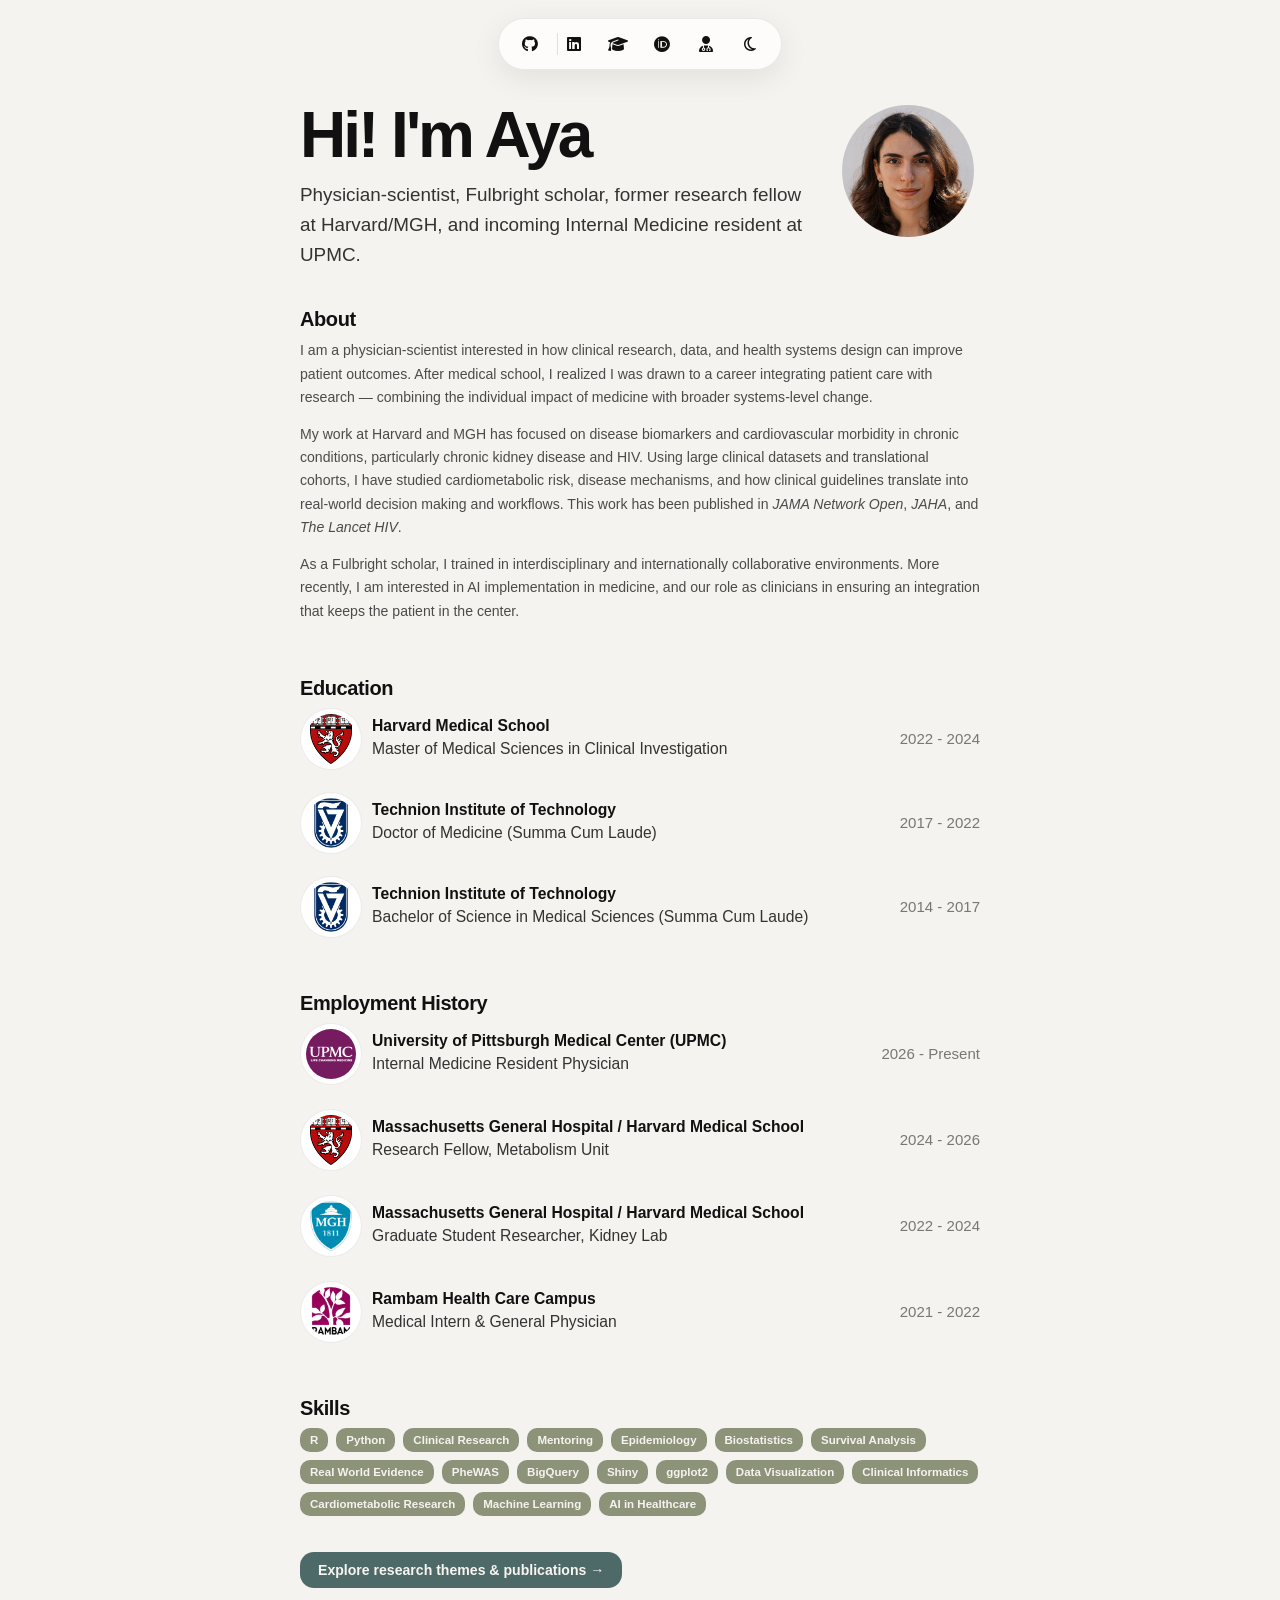
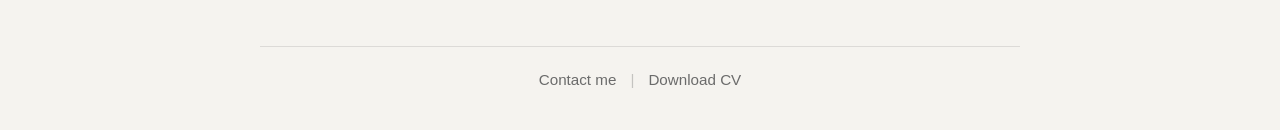
<file: index.html>
<!DOCTYPE html>
<html lang="en">

<head>
    <meta charset="UTF-8">
    <meta name="viewport" content="width=device-width, initial-scale=1.0">
    <title>Aya Awwad</title>
  
    <meta name="description" content="Physician-scientist, Fulbright scholar, and incoming Internal Medicine resident at UPMC.">
  
    <meta property="og:title" content="Aya Awwad">
    <meta property="og:description" content="Physician-scientist, Fulbright scholar, and incoming Internal Medicine resident at UPMC.">
    <meta property="og:image" content="https://ayaawwad.com/images/aya.jpg">
    <meta property="og:image:width" content="1200">
    <meta property="og:image:height" content="630">  
    <meta property="og:url" content="https://ayaawwad.com">
    <meta property="og:type" content="website">
  
    <meta name="twitter:card" content="summary_large_image">
    <meta name="twitter:title" content="Aya Awwad">
    <meta name="twitter:description" content="Physician-scientist, Fulbright scholar, and incoming Internal Medicine resident at UPMC.">
    <meta name="twitter:image" content="https://ayaawwad.com/images/aya.jpg">
    <script type="application/ld+json">
        {
          "@context": "https://schema.org",
          "@type": "Person",
          "name": "Aya Awwad",
          "url": "https://ayaawwad.com",
          "jobTitle": "Physician-Scientist",
          "affiliation": [
            {
              "@type": "Organization",
              "name": "UPMC"
            },
            {
              "@type": "Organization",
              "name": "Harvard Medical School"
            }
          ],
          "sameAs": [
            "https://www.linkedin.com/in/aya-awwad-88aaaa176",
            "https://scholar.google.com/citations?user=1AElDoIAAAAJ",
            "https://github.com/ayaawwad20"
          ]
        }
        </script>
        <link rel="canonical" href="https://ayaawwad.com/">
    <link
  rel="stylesheet"
  href="https://cdnjs.cloudflare.com/ajax/libs/font-awesome/6.5.1/css/all.min.css"
/>
    <link rel="stylesheet" href="style.css">
  </head>


  <body>
    <script>

        function toggleTheme() {
        
          document.body.classList.toggle("dark-mode");
        
          const icon = document.querySelector(".theme-toggle i");
        
          if (document.body.classList.contains("dark-mode")) {
        
            icon.classList.remove("fa-moon");
            icon.classList.add("fa-sun");
        
          } else {
        
            icon.classList.remove("fa-sun");
            icon.classList.add("fa-moon");
        
          }
        }
        
        </script>
    <nav class="top-nav">

        <a href="https://github.com/ayaawwad20" target="_blank" data-label="GitHub">
          <i class="fa-brands fa-github"></i>
        </a>
      
        <a href="https://www.linkedin.com/in/aya-awwad-88aaaa176" target="_blank" data-label="LinkedIn">
          <i class="fa-brands fa-linkedin"></i>
        </a>
      
        <a href="https://scholar.google.com/citations?user=1AElDoIAAAAJ&hl=en&citsig=ADIE8sl6V3aMluF4WUuGYQHpLJfs" target="_blank" data-label="Google Scholar">
          <i class="fa-solid fa-graduation-cap"></i>
        </a>

        <a href="https://orcid.org/0000-0003-4452-3498" target="_blank" data-label="ORCID">
            <i class="fa-brands fa-orcid"></i>
          </a>

          <a href="https://www.doximity.com/profiles/6b8c0387-9b6e-43c1-a150-05a322f0abd4/edit"
           target="_blank"
           data-label="Doximity">
             <i class="fa-solid fa-user-doctor"></i>
          </a>
      <!--
        <a href="files/Aya_Awwad_CV.pdf" target="_blank" data-label="Download CV">
          <i class="fa-regular fa-file-lines"></i>
        </a>
      
        <a href="mailto:aya.awad94@gmail.com" data-label="Email">
            <i class="fa-regular fa-envelope"></i>
          </a>
      -->
          <button class="theme-toggle"
          data-label="Toggle theme"
          onclick="toggleTheme()">
  
    <i class="fa-regular fa-moon"></i>
  
  </button>
      
      </nav>

    <div class="page">
      <main class="hero-container">
        <section class="hero-text">
          <h1>Hi! I'm Aya</h1>
  
          <p class="intro">
            Physician-scientist, Fulbright scholar, former research fellow at Harvard/MGH, 
            and incoming Internal Medicine resident at UPMC. 
          </p>
        </section>
  
        <section class="hero-image">
          <img src="images/aya.jpg" alt="Aya Awwad">
        </section>
      </main>
  
      <section class="about-section">
        <h2>About</h2>
        <p>
            I am a physician-scientist interested in how clinical research, data, and
            health systems design can improve patient outcomes. After medical school, I
            realized I was drawn to a career integrating patient care with research —
            combining the individual impact of medicine with broader systems-level change.
        </p>
            <p>
            My work at Harvard and MGH has focused on disease biomarkers and
            cardiovascular morbidity in chronic conditions, particularly chronic kidney
            disease and HIV. Using large clinical datasets and translational cohorts, I
            have studied cardiometabolic risk, disease mechanisms, and how clinical
            guidelines translate into real-world decision making and workflows. This work
            has been published in <i>JAMA Network Open</i>, <i>JAHA</i>, and
            <i>The Lancet HIV</i>.
        </p>
            <p>
            As a Fulbright scholar, I trained in interdisciplinary and internationally
            collaborative environments. More recently, I am interested in AI implementation in medicine, 
            and our role as clinicians in ensuring an integration that keeps the patient in the center.
            
          </p>
      </section>
      
      <section class="education-section">
        <h2>Education</h2>
      
        <details class="education-item expandable-item">
            <summary>
              <img src="images/harvard.png" alt="Harvard Medical School logo">
          
              <div class="education-text">
                <h3>Harvard Medical School</h3>
                <p>Master of Medical Sciences in Clinical Investigation</p>
              </div>
          
              <span class="education-year">2022 - 2024</span>
            </summary>
          
            <div class="item-details">
              <p>
                Thesis-based Master of Medical Sciences in Clinical Investigation at Harvard
                 Medical School focused on clinical epidemiology, biostatistics, and
                 translational research methods. Graduate training was fully funded through the
                 <i>Fulbright Scholarship</i>. Awarded the <i>Gordon Williams Gold Medal</i> for Research
                 Excellence in recognition of outstanding achievement in clinical investigation
                 and translational research. Thesis work centered on cardiovascular risk,
                 biomarkers, and clinical outcomes using large-scale cohort data.
              </p>
            </div>
          </details>
      

          <details class="education-item expandable-item">
            <summary>
                <img src="images/technion.png" alt="Technion logo">
          
              <div class="education-text">
                <h3>Technion Institute of Technology</h3>
                <p>Doctor of Medicine (Summa Cum Laude)</p>
              </div>
          
              <span class="education-year">2017 - 2022</span>
            </summary>
          
            <div class="item-details">
              <p>
                Doctor of Medicine (MD), summa cum laude, from the Technion – Israel Institute
                of Technology. Medical training was grounded in broad, high-volume clinical
                exposure across inpatient and outpatient medicine, with early interests in
                cardiovascular disease, complex chronic illness, and evidence-based clinical
                decision making. Completed a clinical externship in Infectious Diseases at 
                Rhode Island Hospital in Providence, Rhode Island. 
              </p>
            </div>
          </details>

       
          <details class="education-item expandable-item">
            <summary>
                <img src="images/technion.png" alt="Technion logo">
          
              <div class="education-text">
                <h3>Technion Institute of Technology</h3>
                <p>Bachelor of Science in Medical Sciences (Summa Cum Laude)</p>
              </div>
          
              <span class="education-year">2014 - 2017</span>
            </summary>
          
            <div class="item-details">
              <p>
                Bachelor of Science in Medical Sciences (summa cum laude), 
                with foundational training in biomedical sciences, 
                human physiology, and evidence-based medicine.
              </p>
            </div>
          </details>

       
      </section>
      
      <section class="employment-section">
        <h2>Employment History</h2>
      
        <details class="employment-item expandable-item">

            <summary>
              <img src="images/UPMC.png" alt="UPMC logo">
          
              <div class="employment-text">
                <h3>University of Pittsburgh Medical Center (UPMC)</h3>
                <p>Internal Medicine Resident Physician</p>
              </div>
          
              <span class="employment-year">2026 - Present</span>
            </summary>
          
            <div class="item-details">
              <p>
                Incoming Internal Medicine resident in the International-Scholar/Clinician-Scientist Track at
                UPMC, with interests in cardiovascular medicine, clinical informatics and
                implementation science.
              </p>
            </div>
          
          </details>
      
          <details class="employment-item expandable-item">

            <summary>
              <img src="images/harvard.png" alt="Harvard logo">
          
              <div class="employment-text">
                <h3>Massachusetts General Hospital / Harvard Medical School</h3>
                <p>Research Fellow, Metabolism Unit</p>
              </div>
          
              <span class="employment-year">2024 - 2026</span>
            </summary>
          
            <div class="item-details">
                <p>
                    Conducted clinical and translational research focused on cardiovascular
                    morbidity, disease biomarkers, and cardiometabolic risk in populations living
                    with chronic conditions, particularly HIV and chronic kidney disease.
                    Trained under the mentorship of
                    <a href="https://researchers.mgh.harvard.edu/profile/820328/Steven-Grinspoon"
                       target="_blank">
                       Steven Grinspoon, MD
                    </a>,
                    internationally recognized clinical trialist, Chief of the MGH Metabolism
                    Unit, and chair of the NIH-funded REPRIEVE trial — the first large-scale
                    randomized trial studying statin therapy for primary cardiovascular prevention
                    in people living with HIV. Also trained at the Center for Biostatistics in
                    AIDS Research (CBAR) at the Harvard T.H. Chan School of Public Health, with
                    work spanning large-scale cohort analyses, predictive modeling, and studies
                    examining implementation of clinical guidelines and decision support tools.
                  </p>
            </div>
          
          </details>

          <details class="employment-item expandable-item">

            <summary>
              <img src="images/mgh.png" alt="MGH logo">
          
              <div class="employment-text">
                <h3>Massachusetts General Hospital / Harvard Medical School</h3>
                <p>Graduate Student Researcher, Kidney Lab</p>
              </div>
          
              <span class="employment-year">2022 - 2024</span>
            </summary>
          
            <div class="item-details">
              <p>
                Conducted thesis-based research under the mentorship of
                <a href="https://researchers.mgh.harvard.edu/profile/4311304/Sahir-Kalim"
                   target="_blank">
                   Sahir Kalim, MD, MMSc
                </a>,
                focused on carbamylation in chronic kidney disease and its implications
                for cardiovascular morbidity and disease progression. Thesis work,
                <i>“Carbamylation in Chronic Kidney Disease: Comparative Biomarker Analysis
                and Implications for Cardiovascular Disease,”</i> examined carbamylated
                proteins as emerging biomarkers of metabolic stress, inflammation, and
                cardiovascular risk in CKD using translational cohort data.
              </p>
            </div>
          
          </details>
      
          <details class="employment-item expandable-item">

            <summary>
              <img src="images/rambam.png" alt="Rambam logo">
          
              <div class="employment-text">
                <h3>Rambam Health Care Campus</h3>
                <p>Medical Intern & General Physician</p>
              </div>
          
              <span class="employment-year">2021 - 2022</span>
            </summary>
          
            <div class="item-details">
              <p>
                Completed rotating medical internship and worked as a general physician in
                one of Israel’s largest tertiary academic hospitals, with broad clinical
                exposure across inpatient and outpatient medicine, acute care, and
                multidisciplinary clinical teams.
              </p>
            </div>
          
          </details>
      </section>
    

      <section class="skills-section">
        <h2>Skills</h2>
      
        <div class="skills-grid">
      
          <span class="skill-pill">R</span>
          <span class="skill-pill">Python</span>
          <span class="skill-pill">Clinical Research</span>
          <span class="skill-pill">Mentoring</span>
          <span class="skill-pill">Epidemiology</span>
          <span class="skill-pill">Biostatistics</span>
          <span class="skill-pill">Survival Analysis</span>
          <span class="skill-pill">Real World Evidence</span>
          <span class="skill-pill">PheWAS</span>
          <span class="skill-pill">BigQuery</span>
          <span class="skill-pill">Shiny</span>
          <span class="skill-pill">ggplot2</span>
          <span class="skill-pill">Data Visualization</span>
          <span class="skill-pill">Clinical Informatics</span>
          <span class="skill-pill">Cardiometabolic Research</span>
          <span class="skill-pill">Machine Learning</span>
          <span class="skill-pill">AI in Healthcare</span>
      
        </div>
      </section>

      <div class="research-cta">
        <a href="research.html">
          Explore research themes & publications →
        </a>
      </div>

    </div>
  
    <div class="bottom-links">
      <a href="mailto:aya.awad94@gmail.com">Contact me</a>
      <span>|</span>
      <a href="files/Aya_Awwad_CV.pdf" target="_blank">Download CV</a>
    </div>
    
</body>
      </html>
</file>
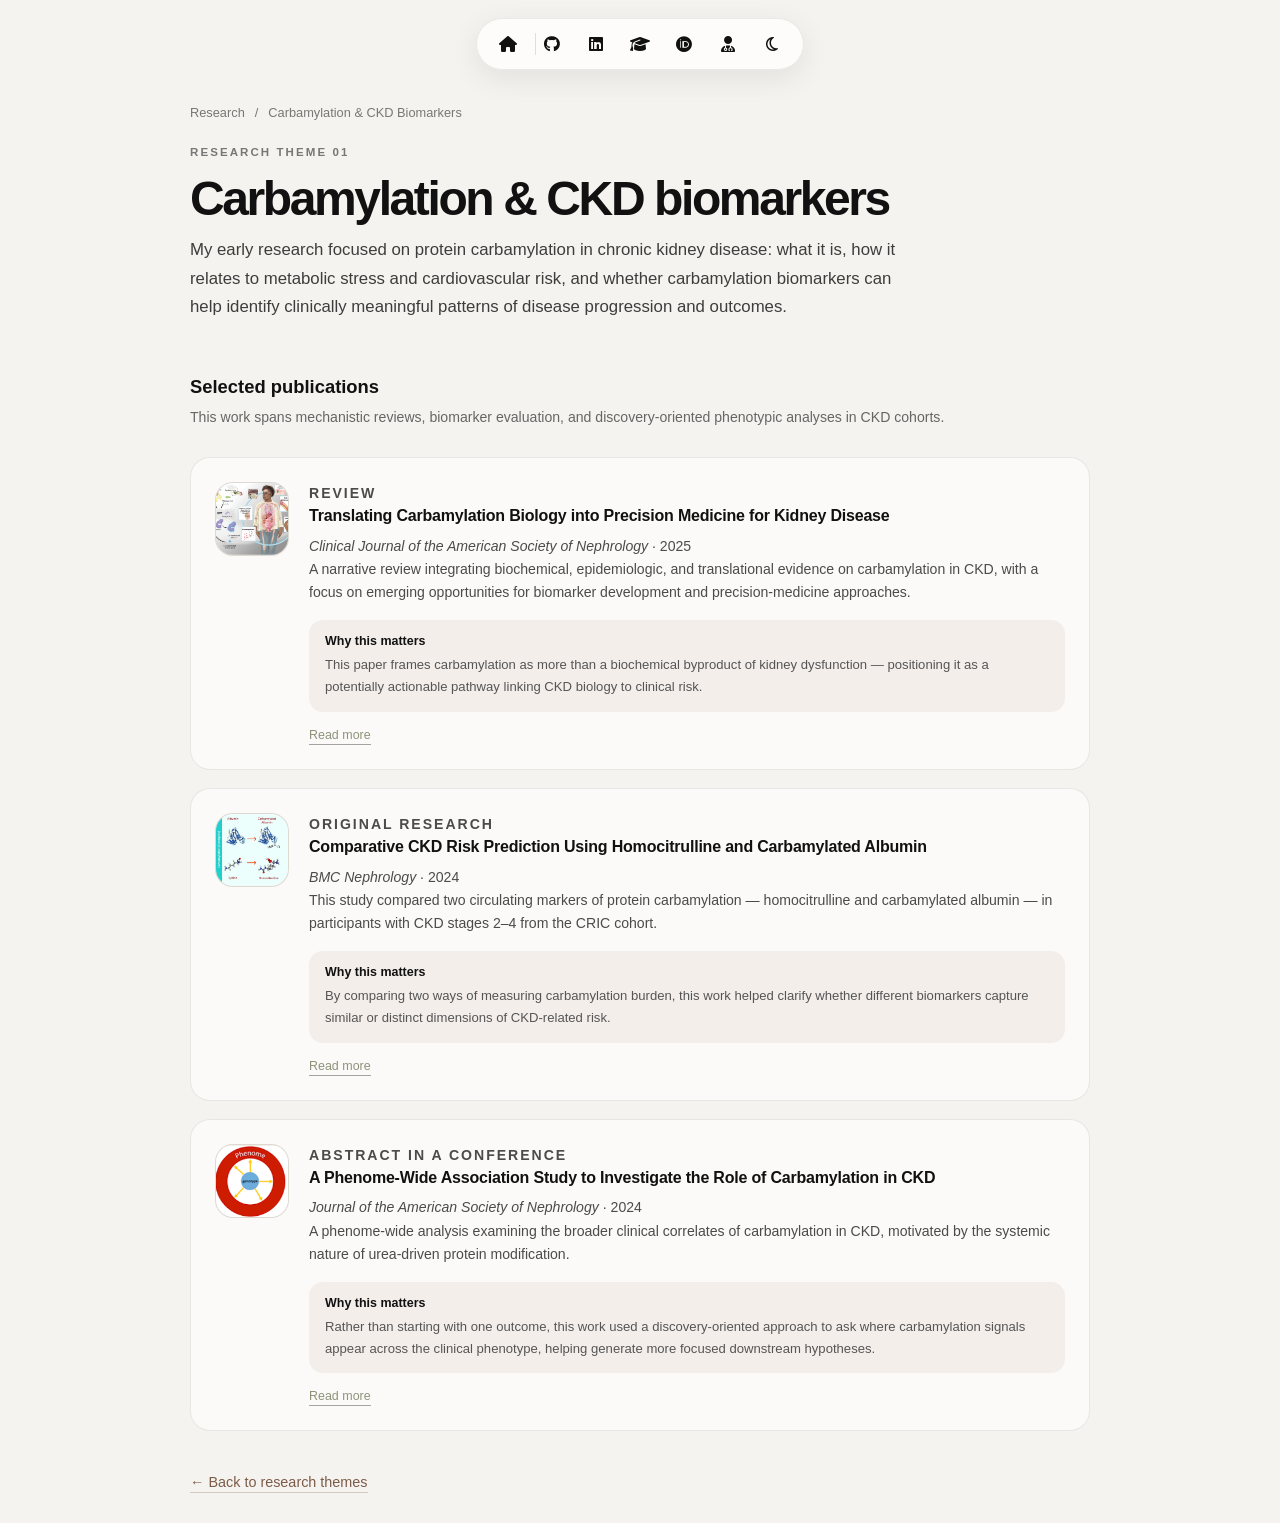
<file: research-carbamylation.html>
<!DOCTYPE html>
<html lang="en">

<head>
  <meta charset="UTF-8">
  <meta name="viewport" content="width=device-width, initial-scale=1.0">

  <title>Carbamylation & CKD Biomarkers | Aya Awwad</title>

  <meta name="description" content="Research theme on carbamylation and biomarkers in chronic kidney disease by Aya Awwad.">

  <link rel="canonical" href="https://ayaawwad.com/research-carbamylation.html">

  <link
    rel="stylesheet"
    href="https://cdnjs.cloudflare.com/ajax/libs/font-awesome/6.5.1/css/all.min.css"
  >

  <link rel="stylesheet" href="style.css">
</head>

<body>

  <script>
    function toggleTheme() {
      document.body.classList.toggle("dark-mode");

      const icon = document.querySelector(".theme-toggle i");

      if (document.body.classList.contains("dark-mode")) {
        icon.classList.remove("fa-moon");
        icon.classList.add("fa-sun");
      } else {
        icon.classList.remove("fa-sun");
        icon.classList.add("fa-moon");
      }
    }
  </script>

  <nav class="top-nav">

    <a href="index.html" data-label="Home">
      <i class="fa-solid fa-house"></i>
    </a>

    <a href="https://github.com/ayaawwad20" target="_blank" data-label="GitHub">
      <i class="fa-brands fa-github"></i>
    </a>

    <a href="https://www.linkedin.com/in/aya-awwad-88aaaa176" target="_blank" data-label="LinkedIn">
      <i class="fa-brands fa-linkedin"></i>
    </a>

    <a href="https://scholar.google.com/citations?user=1AElDoIAAAAJ&hl=en" target="_blank" data-label="Google Scholar">
      <i class="fa-solid fa-graduation-cap"></i>
    </a>

    <a href="https://orcid.org/0000-0003-4452-3498" target="_blank" data-label="ORCID">
      <i class="fa-brands fa-orcid"></i>
    </a>

    <a href="https://www.doximity.com/profiles/6b8c0387-9b6e-43c1-a150-05a322f0abd4/edit"
   target="_blank"
   data-label="Doximity">
  <i class="fa-solid fa-user-doctor"></i>
</a>
<!--
    <a href="files/Aya_Awwad_CV.pdf" target="_blank" data-label="Download CV">
      <i class="fa-regular fa-file-lines"></i>
    </a>

    <a href="mailto:aya.awad94@gmail.com" data-label="Email">
      <i class="fa-regular fa-envelope"></i>
    </a>
-->
    <button class="theme-toggle" data-label="Toggle theme" onclick="toggleTheme()">
      <i class="fa-regular fa-moon"></i>
    </button>

  </nav>

  <div class="page research-page">

    <div class="research-breadcrumb">
      <a href="research.html">Research</a>
      <span>/</span>
      <p>Carbamylation & CKD Biomarkers</p>
    </div>

    <section class="research-hero">
      <p class="eyebrow">Research Theme 01</p>

      <h1>Carbamylation & CKD biomarkers</h1>

      <p class="research-intro">
        My early research focused on protein carbamylation in chronic kidney disease:
        what it is, how it relates to metabolic stress and cardiovascular risk,
        and whether carbamylation biomarkers can help identify clinically meaningful
        patterns of disease progression and outcomes.
      </p>
    </section>

    <section class="publication-section-intro">
      <h2>Selected publications</h2>
      <p>
        This work spans mechanistic reviews, biomarker evaluation, and
        discovery-oriented phenotypic analyses in CKD cohorts.
      </p>
    </section>

    <section class="publication-list">

      <article class="publication-card featured-publication">
        <div class="pub-image">
          <img src="images/research/ckd/review.jpg" alt="Carbamylation review">
        </div>

        <div>
          <p class="pub-type">Review</p>
          <h3>Translating Carbamylation Biology into Precision Medicine for Kidney Disease</h3>
          <p class="pub-meta"><i>Clinical Journal of the American Society of Nephrology</i> · 2025</p>

          <p>
            A narrative review integrating biochemical, epidemiologic, and translational
            evidence on carbamylation in CKD, with a focus on emerging opportunities
            for biomarker development and precision-medicine approaches.
          </p>

          <div class="why-matters">
            <strong>Why this matters</strong>
            <p>
              This paper frames carbamylation as more than a biochemical byproduct of
              kidney dysfunction — positioning it as a potentially actionable pathway
              linking CKD biology to clinical risk.
            </p>
          </div>

          <div class="pub-links">
            <a href="https://journals.lww.com/cjasn/abstract/9900/translating_carbamylation_biology_into_precision.883.aspx" target="_blank">Read more</a>
          </div>
        </div>
      </article>

      <article class="publication-card featured-publication">
        <div class="pub-image">
          <img src="images/research/ckd/carbcompare1.jpg" alt="Carbamylation biomarker comparison">
        </div>

        <div>
          <p class="pub-type">Original Research</p>
          <h3>Comparative CKD Risk Prediction Using Homocitrulline and Carbamylated Albumin</h3>
          <p class="pub-meta"><i>BMC Nephrology</i> · 2024</p>

          <p>
            This study compared two circulating markers of protein carbamylation —
            homocitrulline and carbamylated albumin — in participants with CKD
            stages 2–4 from the CRIC cohort.
          </p>

          <div class="why-matters">
            <strong>Why this matters</strong>
            <p>
              By comparing two ways of measuring carbamylation burden, this work helped
              clarify whether different biomarkers capture similar or distinct dimensions
              of CKD-related risk.
            </p>
          </div>

          <div class="pub-links">
            <a href="https://link.springer.com/article/10.1186/s12882-024-03619-6" target="_blank">Read more</a>
          </div>
        </div>
      </article>

      <article class="publication-card featured-publication">
        <div class="pub-image">
          <img src="images/research/ckd/phewas2.jpg" alt="Carbamylation PheWAS">
        </div>

        <div>
          <p class="pub-type">Abstract in a Conference</p>
          <h3>A Phenome-Wide Association Study to Investigate the Role of Carbamylation in CKD</h3>
          <p class="pub-meta"><i>Journal of the American Society of Nephrology</i> · 2024</p>

          <p>
            A phenome-wide analysis examining the broader clinical correlates of
            carbamylation in CKD, motivated by the systemic nature of urea-driven
            protein modification.
          </p>

          <div class="why-matters">
            <strong>Why this matters</strong>
            <p>
              Rather than starting with one outcome, this work used a discovery-oriented
              approach to ask where carbamylation signals appear across the clinical
              phenotype, helping generate more focused downstream hypotheses.
            </p>
          </div>

          <div class="pub-links">
            <a href="https://journals.lww.com/jasn/fulltext/2024/10001/a_phenome_wide_association_study_to_investigate.2632.aspx" target="_blank">Read more</a>
          </div>
        </div>
      </article>

    </section>
    <div class="research-back-link">
      <a href="research.html">← Back to research themes</a>
    </div>
  </div>

</body>
</html>
</file>
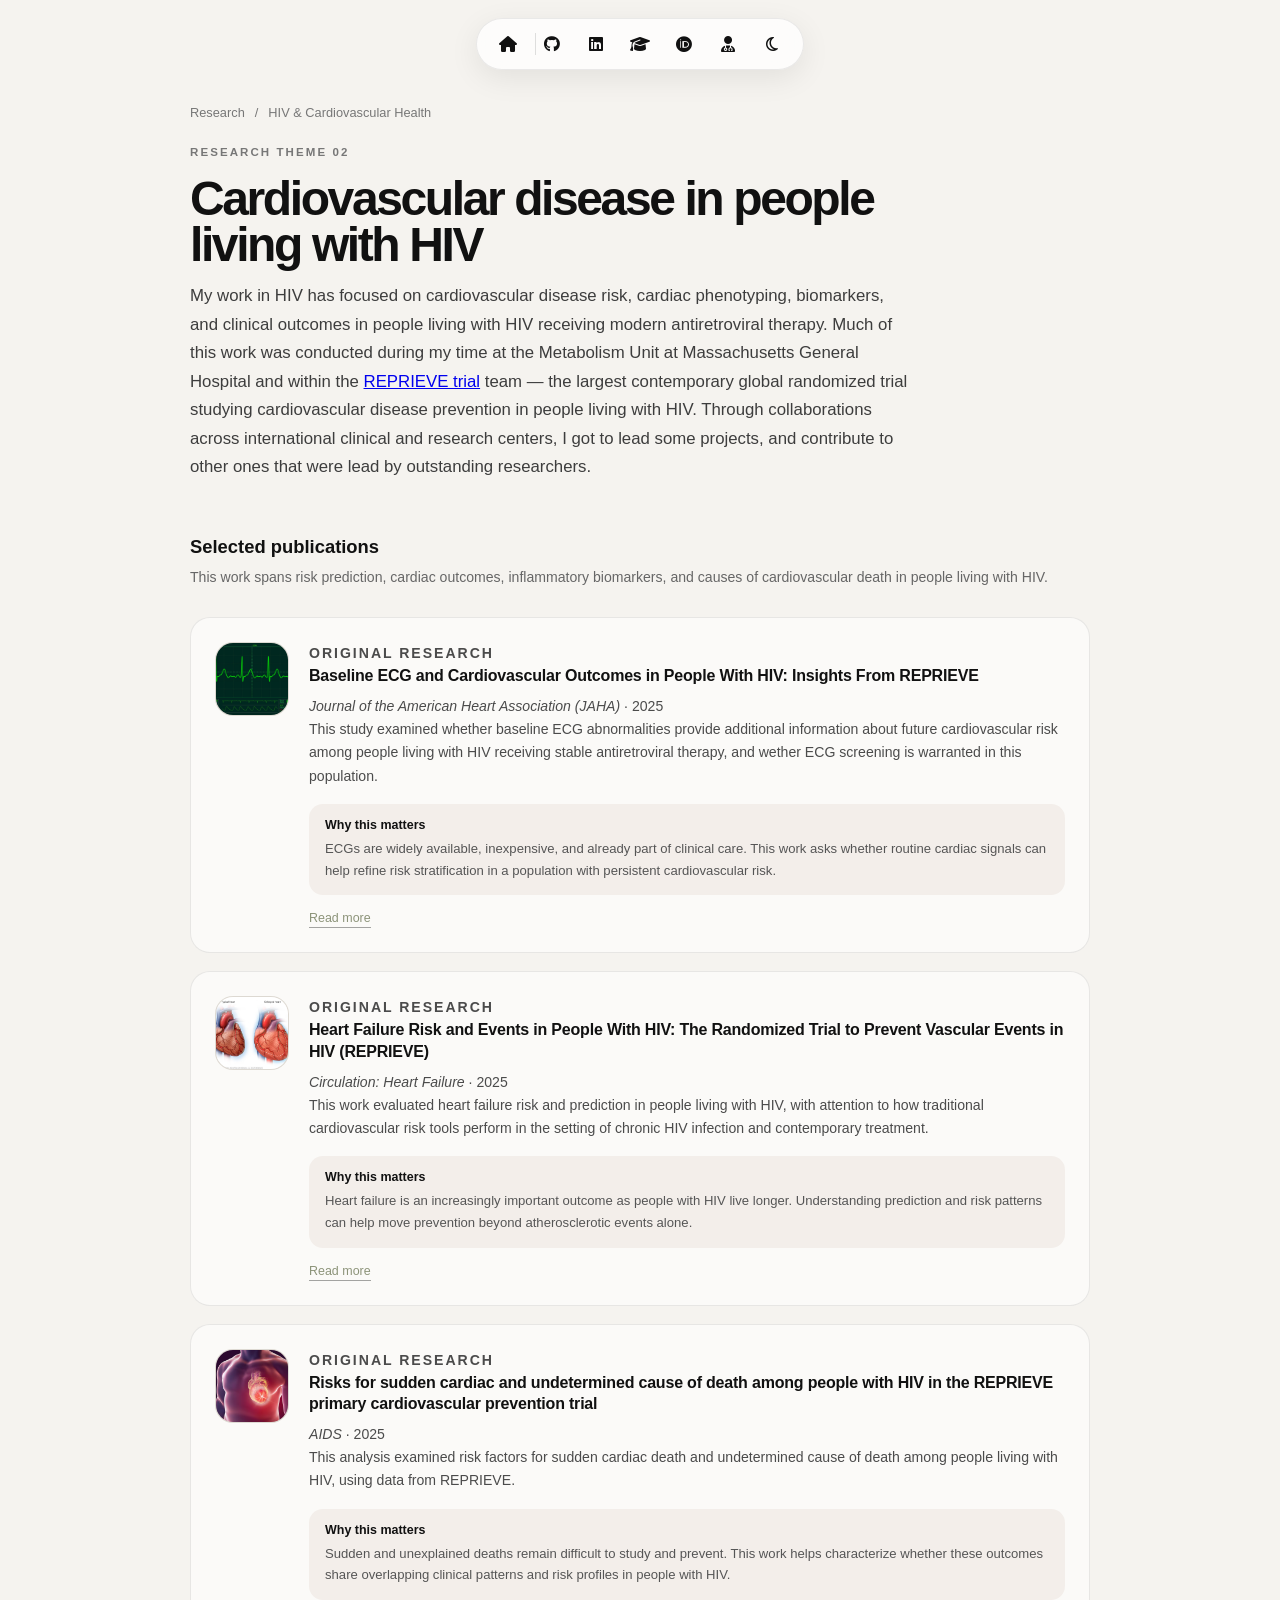
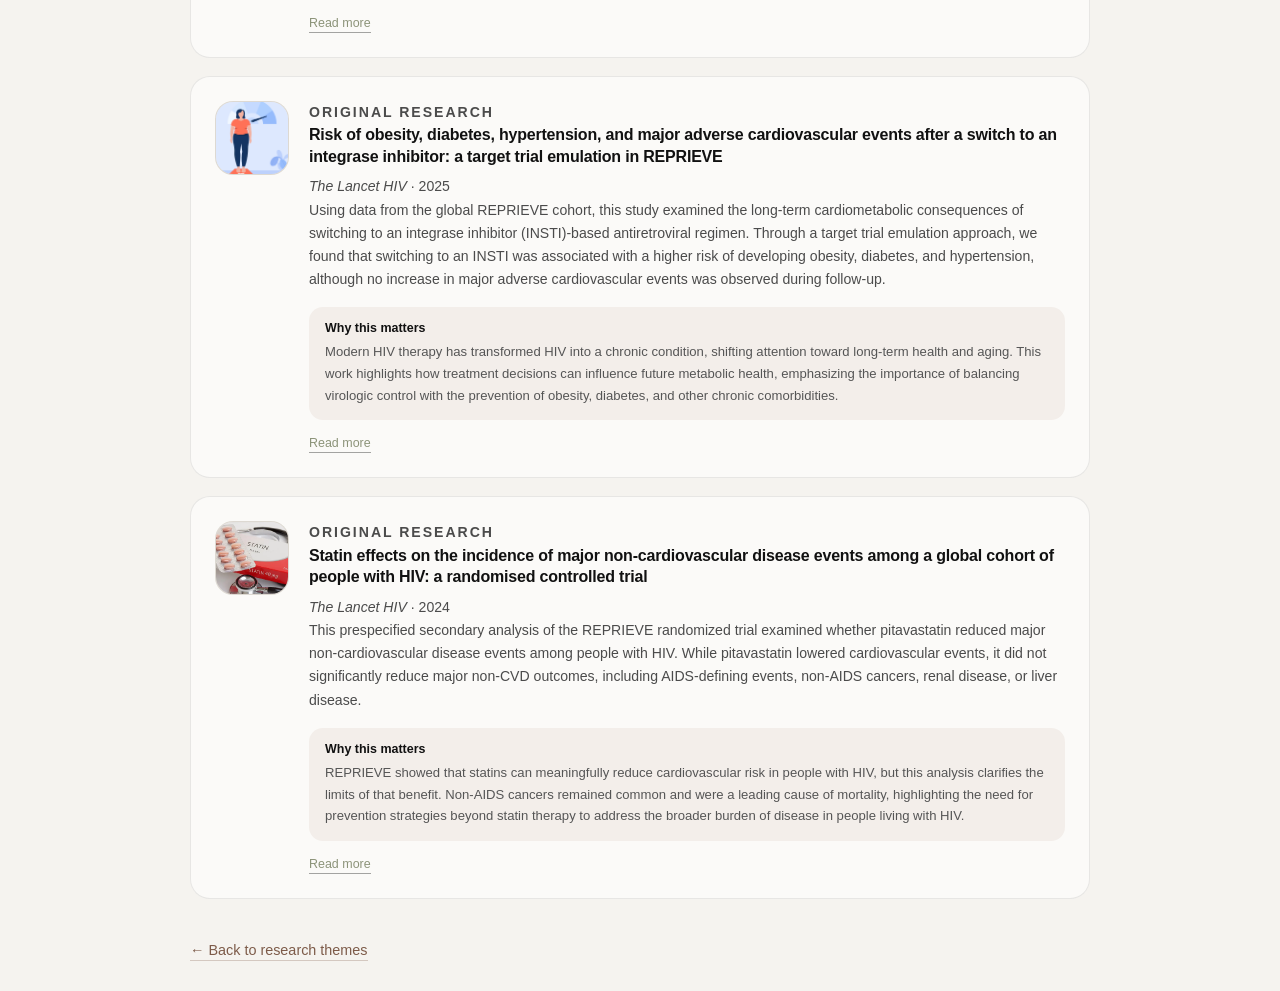
<file: research-hiv-cardiovascular.html>
<!DOCTYPE html>
<html lang="en">

<head>
  <meta charset="UTF-8">
  <meta name="viewport" content="width=device-width, initial-scale=1.0">

  <title>HIV & Cardiovascular Health | Aya Awwad</title>

  <meta name="description" content="Research theme on cardiovascular disease, cardiac outcomes, biomarkers, and risk prediction in people living with HIV by Aya Awwad.">

  <link rel="canonical" href="https://ayaawwad.com/research-hiv-cardiovascular.html">

  <link
    rel="stylesheet"
    href="https://cdnjs.cloudflare.com/ajax/libs/font-awesome/6.5.1/css/all.min.css"
  >

  <link rel="stylesheet" href="style.css">
</head>

<body>

  <script>
    function toggleTheme() {
      document.body.classList.toggle("dark-mode");

      const icon = document.querySelector(".theme-toggle i");

      if (document.body.classList.contains("dark-mode")) {
        icon.classList.remove("fa-moon");
        icon.classList.add("fa-sun");
      } else {
        icon.classList.remove("fa-sun");
        icon.classList.add("fa-moon");
      }
    }
  </script>

  <nav class="top-nav">

    <a href="index.html" data-label="Home">
      <i class="fa-solid fa-house"></i>
    </a>

    <a href="https://github.com/ayaawwad20" target="_blank" data-label="GitHub">
      <i class="fa-brands fa-github"></i>
    </a>

    <a href="https://www.linkedin.com/in/aya-awwad-88aaaa176" target="_blank" data-label="LinkedIn">
      <i class="fa-brands fa-linkedin"></i>
    </a>

    <a href="https://scholar.google.com/citations?user=1AElDoIAAAAJ&hl=en" target="_blank" data-label="Google Scholar">
      <i class="fa-solid fa-graduation-cap"></i>
    </a>

    <a href="https://orcid.org/0000-0003-4452-3498" target="_blank" data-label="ORCID">
      <i class="fa-brands fa-orcid"></i>
    </a>

    <a href="https://www.doximity.com/profiles/6b8c0387-9b6e-43c1-a150-05a322f0abd4/edit"
       target="_blank"
       data-label="Doximity">
      <i class="fa-solid fa-user-doctor"></i>
    </a>
<!--
    <a href="files/Aya_Awwad_CV.pdf" target="_blank" data-label="Download CV">
      <i class="fa-regular fa-file-lines"></i>
    </a>

    <a href="mailto:aya.awad94@gmail.com" data-label="Email">
      <i class="fa-regular fa-envelope"></i>
    </a>
-->
    <button class="theme-toggle" data-label="Toggle theme" onclick="toggleTheme()">
      <i class="fa-regular fa-moon"></i>
    </button>

  </nav>

  <div class="page research-page">

    <div class="research-breadcrumb">
      <a href="research.html">Research</a>
      <span>/</span>
      <p>HIV & Cardiovascular Health</p>
    </div>

    <section class="research-hero">
      <p class="eyebrow">Research Theme 02</p>

      <h1>Cardiovascular disease in people living with HIV</h1>

      <p class="research-intro">
        My work in HIV has focused on cardiovascular disease risk, cardiac phenotyping,
        biomarkers, and clinical outcomes in people living with HIV receiving modern
        antiretroviral therapy. Much of this work was conducted during my time at the
        Metabolism Unit at Massachusetts General Hospital and within the
        <a href="https://www.reprievetrial.org/" target="_blank">REPRIEVE trial</a>
        team — the largest contemporary global randomized trial studying cardiovascular
        disease prevention in people living with HIV. Through collaborations across
        international clinical and research centers, I got to lead some projects, and contribute to other ones 
        that were lead by outstanding researchers. 
      </p>
    </section>

    <section class="publication-section-intro">
      <h2>Selected publications</h2>
      <p>
        This work spans risk prediction, cardiac outcomes, inflammatory biomarkers,
        and causes of cardiovascular death in people living with HIV.
      </p>
    </section>

    <section class="publication-list">

      <article class="publication-card featured-publication">
        <div class="pub-image">
          <img src="images/research/hiv/ecg.jpg" alt="ECG and cardiovascular risk in HIV">
        </div>

        <div>
          <p class="pub-type">Original Research</p>
          <h3>Baseline ECG and Cardiovascular Outcomes in People With HIV: Insights From REPRIEVE</h3>
          <p class="pub-meta"><i>Journal of the American Heart Association (JAHA)</i> · 2025</p>

          <p>
            This study examined whether baseline ECG abnormalities provide additional
            information about future cardiovascular risk among people living with HIV
            receiving stable antiretroviral therapy, and wether ECG screening is warranted in this population.
          </p>

          <div class="why-matters">
            <strong>Why this matters</strong>
            <p>
              ECGs are widely available, inexpensive, and already part of clinical care.
              This work asks whether routine cardiac signals can help refine risk
              stratification in a population with persistent cardiovascular risk.
            </p>
          </div>

          <div class="pub-links">
            <a href="https://www.ahajournals.org/doi/full/10.1161/JAHA.125.043757" target="_blank">Read more</a>
          </div>
        </div>
      </article>

      <article class="publication-card featured-publication">
        <div class="pub-image">
          <img src="images/research/hiv/heart-failure.jpg" alt="Heart failure risk in HIV">
        </div>

        <div>
          <p class="pub-type">Original Research</p>
          <h3>Heart Failure Risk and Events in People With HIV: The Randomized Trial to Prevent Vascular Events in HIV (REPRIEVE)</h3>
          <p class="pub-meta"><i>Circulation: Heart Failure</i> · 2025</p>

          <p>
            This work evaluated heart failure risk and prediction in people living with HIV,
            with attention to how traditional cardiovascular risk tools perform in the
            setting of chronic HIV infection and contemporary treatment.
          </p>

          <div class="why-matters">
            <strong>Why this matters</strong>
            <p>
              Heart failure is an increasingly important outcome as people with HIV live
              longer. Understanding prediction and risk patterns can help move prevention
              beyond atherosclerotic events alone.
            </p>
          </div>

          <div class="pub-links">
            <a href="https://www.ahajournals.org/doi/full/10.1161/CIRCHEARTFAILURE.125.013382" target="_blank">Read more</a>
          </div>
        </div>
      </article>

      <article class="publication-card featured-publication">
        <div class="pub-image">
          <img src="images/research/hiv/scd.jpg" alt="Sudden cardiac death in HIV">
        </div>

        <div>
          <p class="pub-type">Original Research</p>
          <h3>Risks for sudden cardiac and undetermined cause of death among people with HIV in the REPRIEVE primary cardiovascular prevention trial</h3>
          <p class="pub-meta"><i>AIDS</i> · 2025</p>

          <p>
            This analysis examined risk factors for sudden cardiac death and undetermined
            cause of death among people living with HIV, using data from REPRIEVE.
          </p>

          <div class="why-matters">
            <strong>Why this matters</strong>
            <p>
              Sudden and unexplained deaths remain difficult to study and prevent. This
              work helps characterize whether these outcomes share overlapping clinical
              patterns and risk profiles in people with HIV.
            </p>
          </div>

          <div class="pub-links">
            <a href="https://journals.lww.com/aidsonline/abstract/2025/10010/risks_for_sudden_cardiac_and_undetermined_cause_of.5.aspx" target="_blank">Read more</a>
          </div>
        </div>
      </article>

      <article class="publication-card featured-publication">
        <div class="pub-image">
          <img src="images/research/hiv/obesity.jpg" alt="Inflammation and biomarkers in HIV">
        </div>

        <div>
          <p class="pub-type">Original Research</p>
          <h3>Risk of obesity, diabetes, hypertension, and major adverse cardiovascular events after a switch to an integrase inhibitor: a target trial emulation in REPRIEVE</h3>
          <p class="pub-meta"><i>The Lancet HIV</i> · 2025</p>

          <p>
            Using data from the global REPRIEVE cohort, this study examined
            the long-term cardiometabolic consequences of switching to an
            integrase inhibitor (INSTI)-based antiretroviral regimen. Through
            a target trial emulation approach, we found that switching to an
            INSTI was associated with a higher risk of developing obesity,
            diabetes, and hypertension, although no increase in major adverse
            cardiovascular events was observed during follow-up.
          </p>

          <div class="why-matters">
            <strong>Why this matters</strong>
            <p>
              Modern HIV therapy has transformed HIV into a chronic condition,
              shifting attention toward long-term health and aging. This work
              highlights how treatment decisions can influence future metabolic
              health, emphasizing the importance of balancing virologic control
              with the prevention of obesity, diabetes, and other chronic
              comorbidities.
            </p>
          </div>

          <div class="pub-links">
            <a href="https://www.thelancet.com/journals/lanhiv/article/PIIS2352-3018(25)00354-6/fulltext" target="_blank">Read more</a>
          </div>
        </div>
      </article>

      <article class="publication-card featured-publication">
        <div class="pub-image">
          <img src="images/research/hiv/statin.jpg" alt="Inflammation and global cardiovascular risk in HIV">
        </div>
      
        <div>
          <p class="pub-type">Original Research</p>
      
          <h3>Statin effects on the incidence of major non-cardiovascular disease events among a 
            global cohort of people with HIV: a randomised controlled trial</h3>
      
          <p class="pub-meta">
            <i>The Lancet HIV</i> · 2024
          </p>
      
          <p>
            This prespecified secondary analysis of the REPRIEVE randomized trial examined
             whether pitavastatin reduced major non-cardiovascular disease events among
             people with HIV. While pitavastatin lowered cardiovascular events, it did not
             significantly reduce major non-CVD outcomes, including AIDS-defining events,
              non-AIDS cancers, renal disease, or liver disease.
          </p>
      
          <div class="why-matters">
            <strong>Why this matters</strong>
      
            <p>
              REPRIEVE showed that statins can meaningfully reduce cardiovascular risk in
              people with HIV, but this analysis clarifies the limits of that benefit.
              Non-AIDS cancers remained common and were a leading cause of mortality,
              highlighting the need for prevention strategies beyond statin therapy to
              address the broader burden of disease in people living with HIV.
            </p>
          </div>
      
          <div class="pub-links">
            <a href="https://www.thelancet.com/journals/lanhiv/article/PIIS2352-3018(24)00345-X/abstract"
               target="_blank">
              Read more
            </a>
          </div>
        </div>
      </article>

    </section>
    <div class="research-back-link">
      <a href="research.html">← Back to research themes</a>
    </div>
  </div>

</body>
</html>
</file>
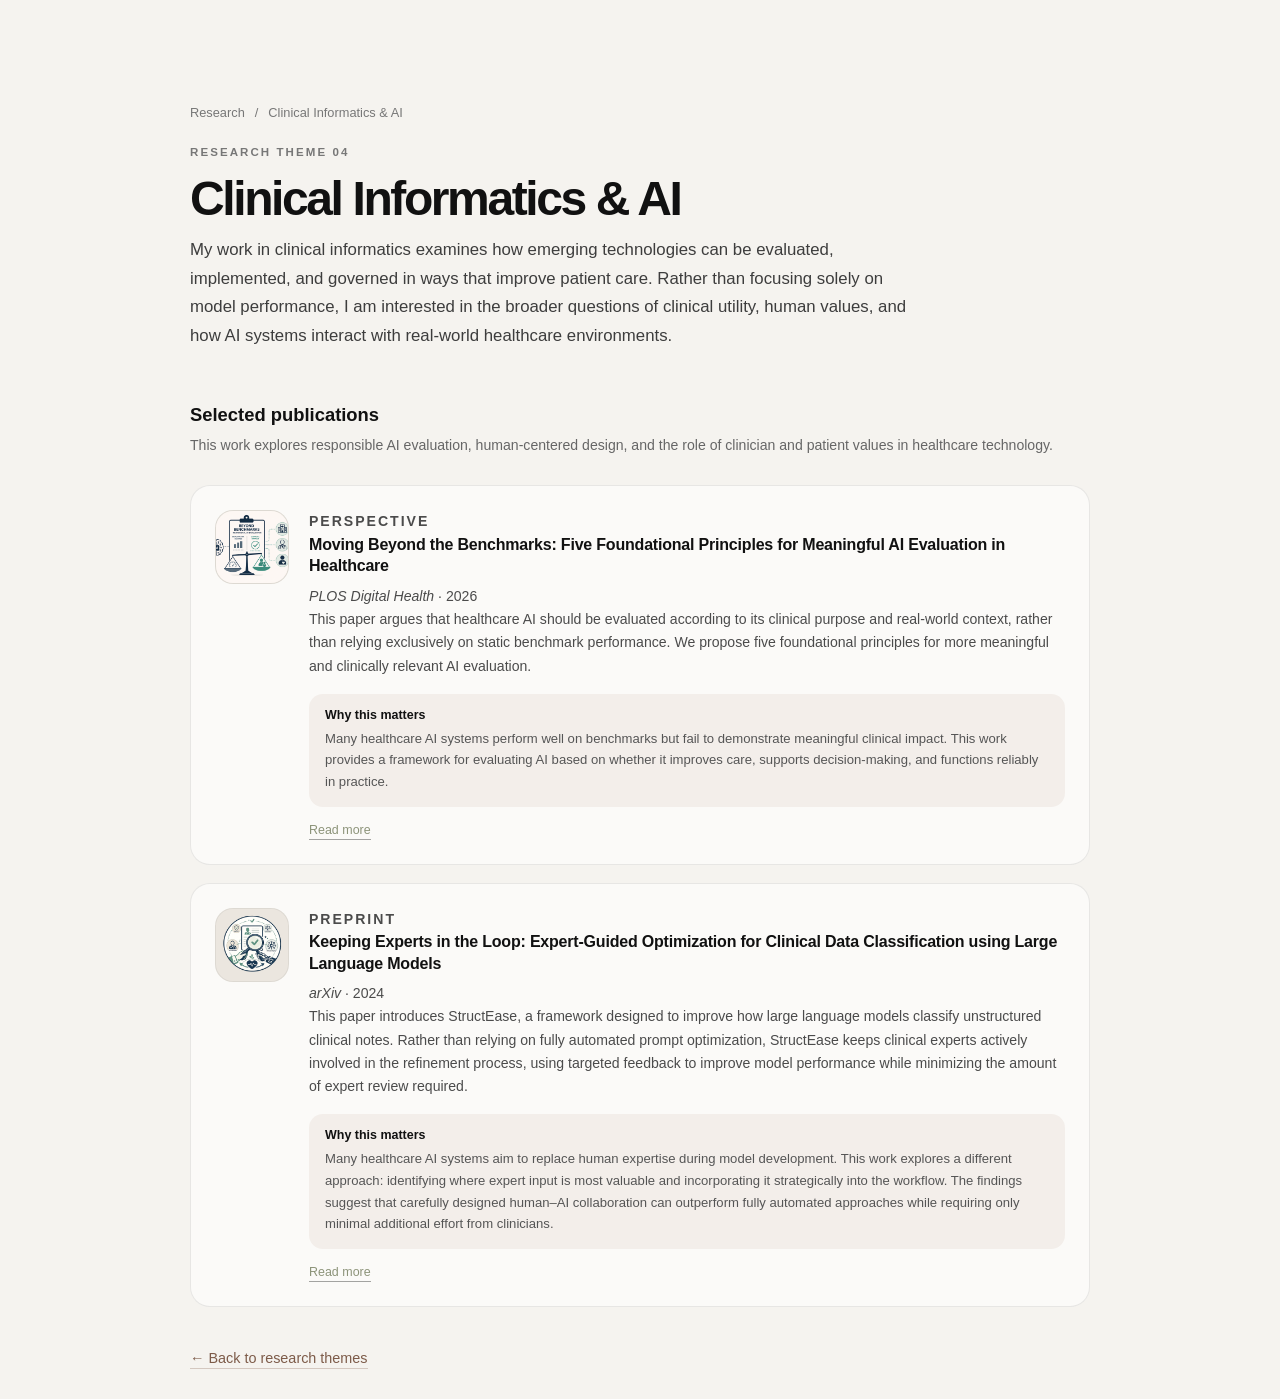
<file: research-informatics.html>
<!DOCTYPE html>
<html lang="en">

<head>
  <meta charset="UTF-8">
  <meta name="viewport" content="width=device-width, initial-scale=1.0">

  <title>Clinical Informatics & AI | Aya Awwad</title>

  <meta name="description" content="Research theme on clinical informatics, artificial intelligence, and human-centered healthcare innovation by Aya Awwad.">

  <link rel="canonical" href="https://ayaawwad.com/research-informatics.html">

  <link
    rel="stylesheet"
    href="https://cdnjs.cloudflare.com/ajax/libs/font-awesome/6.5.1/css/all.min.css"
  >

  <link rel="stylesheet" href="style.css">
</head>

<body>

  <!-- same navbar -->

  <div class="page research-page">

    <div class="research-breadcrumb">
      <a href="research.html">Research</a>
      <span>/</span>
      <p>Clinical Informatics & AI</p>
    </div>

    <section class="research-hero">
      <p class="eyebrow">Research Theme 04</p>

      <h1>Clinical Informatics & AI</h1>

      <p class="research-intro">
        My work in clinical informatics examines how emerging technologies can
        be evaluated, implemented, and governed in ways that improve patient care.
        Rather than focusing solely on model performance, I am interested in the
        broader questions of clinical utility, human values, and how AI systems
        interact with real-world healthcare environments.
      </p>
    </section>

    <section class="publication-section-intro">
      <h2>Selected publications</h2>
      <p>
        This work explores responsible AI evaluation, human-centered design,
        and the role of clinician and patient values in healthcare technology.
      </p>
    </section>

    <section class="publication-list">

      <article class="publication-card featured-publication">
        <div class="pub-image">
          <img src="images/research/informatics/ltarc.jpg"
               alt="AI evaluation in healthcare">
        </div>

        <div>
          <p class="pub-type">Perspective</p>

          <h3>
            Moving Beyond the Benchmarks:
            Five Foundational Principles for Meaningful AI Evaluation in Healthcare
          </h3>

          <p class="pub-meta">
            <i>PLOS Digital Health</i> · 2026
          </p>

          <p>
            This paper argues that healthcare AI should be evaluated according
            to its clinical purpose and real-world context, rather than relying
            exclusively on static benchmark performance. We propose five
            foundational principles for more meaningful and clinically relevant
            AI evaluation.
          </p>

          <div class="why-matters">
            <strong>Why this matters</strong>
            <p>
              Many healthcare AI systems perform well on benchmarks but fail
              to demonstrate meaningful clinical impact. This work provides a
              framework for evaluating AI based on whether it improves care,
              supports decision-making, and functions reliably in practice.
            </p>
          </div>

          <div class="pub-links">
            <a href="https://journals.plos.org/digitalhealth/article?id=10.1371/journal.pdig.0001115"
               target="_blank">
              Read more
            </a>
          </div>
        </div>
      </article>

      <article class="publication-card featured-publication">
        <div class="pub-image">
          <img src="images/research/informatics/structease.jpg"
               alt="Human values and AI in medicine">
        </div>

        <div>
          <p class="pub-type">Preprint</p>

          <h3>
            Keeping Experts in the Loop: Expert-Guided Optimization for Clinical Data
            Classification using Large Language Models
          </h3>

          <p class="pub-meta">
            <i>arXiv</i> · 2024
          </p>

          <p>
            This paper introduces StructEase, a framework designed to
            improve how large language models classify unstructured
            clinical notes. Rather than relying on fully automated prompt
            optimization, StructEase keeps clinical experts actively involved
            in the refinement process, using targeted feedback to improve
            model performance while minimizing the amount of expert
            review required.
          </p>

          <div class="why-matters">
            <strong>Why this matters</strong>
            <p>
                Many healthcare AI systems aim to replace human expertise
                during model development. This work explores a different
                approach: identifying where expert input is most valuable and
                incorporating it strategically into the workflow. The findings
                suggest that carefully designed human–AI collaboration can
                outperform fully automated approaches while requiring only
                minimal additional effort from clinicians.
            </p>
          </div>

          <div class="pub-links">
            <a href="https://arxiv.org/abs/2412.02173"
               target="_blank">
              Read more
            </a>
          </div>
        </div>
      </article>

    </section>

    <div class="research-back-link">
      <a href="research.html">← Back to research themes</a>
    </div>

  </div>

</body>
</html>
</file>
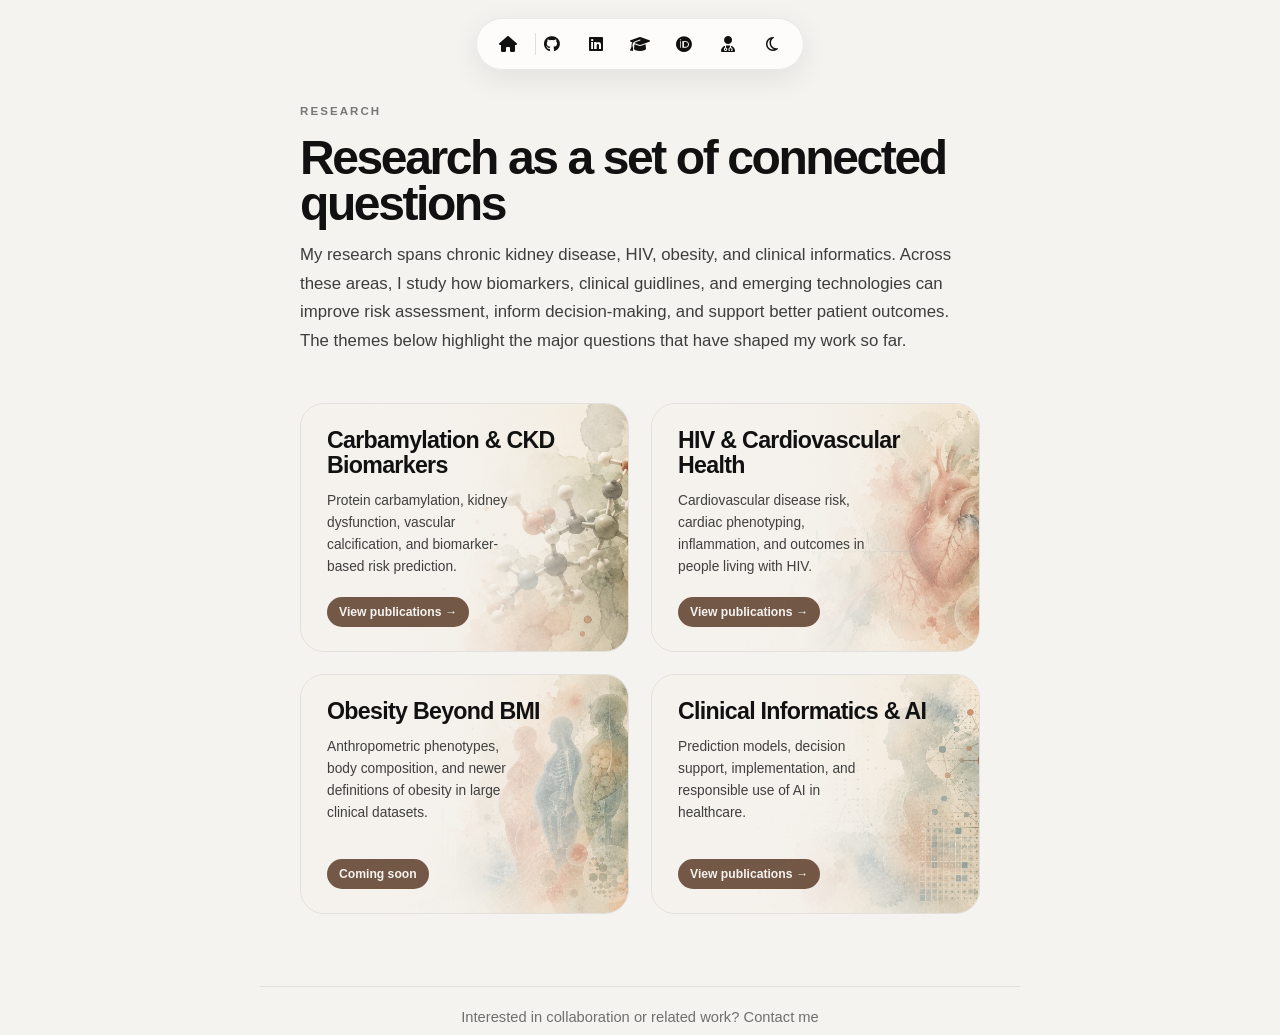
<file: research.html>
<!DOCTYPE html>
<html lang="en">

<head>
  <meta charset="UTF-8">
  <meta name="viewport" content="width=device-width, initial-scale=1.0">

  <title>Research | Aya Awwad</title>

  <meta name="description" content="Research themes and publications by Aya Awwad.">

  <link rel="canonical" href="https://ayaawwad.com/research.html">

  <link
    rel="stylesheet"
    href="https://cdnjs.cloudflare.com/ajax/libs/font-awesome/6.5.1/css/all.min.css"
  >

  <link rel="stylesheet" href="style.css">
</head>

<body>

  <script>
    function toggleTheme() {
      document.body.classList.toggle("dark-mode");

      const icon = document.querySelector(".theme-toggle i");

      if (document.body.classList.contains("dark-mode")) {
        icon.classList.remove("fa-moon");
        icon.classList.add("fa-sun");
      } else {
        icon.classList.remove("fa-sun");
        icon.classList.add("fa-moon");
      }
    }
  </script>

  <nav class="top-nav">

    <a href="index.html" data-label="Home">
      <i class="fa-solid fa-house"></i>
    </a>

    <a href="https://github.com/ayaawwad20" target="_blank" data-label="GitHub">
      <i class="fa-brands fa-github"></i>
    </a>

    <a href="https://www.linkedin.com/in/aya-awwad-88aaaa176" target="_blank" data-label="LinkedIn">
      <i class="fa-brands fa-linkedin"></i>
    </a>

    <a href="https://scholar.google.com/citations?user=1AElDoIAAAAJ&hl=en" target="_blank" data-label="Google Scholar">
      <i class="fa-solid fa-graduation-cap"></i>
    </a>

    <a href="https://orcid.org/0000-0003-4452-3498" target="_blank" data-label="ORCID">
      <i class="fa-brands fa-orcid"></i>
    </a>

    <a href="https://www.doximity.com/profiles/6b8c0387-9b6e-43c1-a150-05a322f0abd4/edit"
       target="_blank"
       data-label="Doximity">
      <i class="fa-solid fa-user-doctor"></i>
    </a>
<!--
    <a href="files/Aya_Awwad_CV.pdf" target="_blank" data-label="Download CV">
      <i class="fa-regular fa-file-lines"></i>
    </a>

    <a href="mailto:aya.awad94@gmail.com" data-label="Email">
      <i class="fa-regular fa-envelope"></i>
    </a>
-->
    <button class="theme-toggle" data-label="Toggle theme" onclick="toggleTheme()">
      <i class="fa-regular fa-moon"></i>
    </button>

  </nav>

  
  <div class="page research-landing-page">

    <section class="research-hero">
      <p class="eyebrow">Research</p>
  
      <h1>Research as a set of connected questions</h1>
  
      <p class="research-intro">
        My research spans chronic kidney disease, HIV, obesity, and clinical informatics. 
        Across these areas, I study how biomarkers, clinical guidlines, and emerging technologies 
        can improve risk assessment, inform decision-making, and support better patient outcomes. 
        The themes below highlight the major questions that have shaped my work so far.




      </p>
    </section>
  
    <section class="research-card-grid">
  
      <a href="research-carbamylation.html" class="research-image-card">
        <img src="images/research/themes/card1.jpg" alt="Carbamylation and CKD biomarkers">
        <div class="research-card-text">
          <h2>Carbamylation & CKD Biomarkers</h2>
          <p>Protein carbamylation, kidney dysfunction, vascular calcification, and biomarker-based risk prediction.</p>
          <span>View publications →</span>
        </div>
      </a>
  
      <a href="research-hiv-cardiovascular.html" class="research-image-card">
        <img src="images/research/themes/card2.jpg" alt="HIV and cardiovascular health">
        <div class="research-card-text">
          <h2>HIV & Cardiovascular Health</h2>
          <p>Cardiovascular disease risk, cardiac phenotyping, inflammation, and outcomes in people living with HIV.</p>
          <span>View publications →</span>
        </div>
      </a>
  
      <div class="research-image-card research-card-muted">
        <img src="images/research/themes/card3.jpg" alt="Obesity beyond BMI">
        <div class="research-card-text">
          <h2>Obesity Beyond BMI</h2>
          <p>Anthropometric phenotypes, body composition, and newer definitions of obesity in large clinical datasets.</p>
          <span>Coming soon</span>
        </div>
      </div>
  
      <a href="research-informatics.html" class="research-image-card">
        <img src="images/research/themes/card4.jpg" alt="Clinical informatics and AI">
        <div class="research-card-text">
          <h2>Clinical Informatics & AI</h2>
          <p>Prediction models, decision support, implementation, and responsible use of AI in healthcare.</p>
          <span>View publications →</span>
        </div>
        <a
  
    </section>
  
  </div>

  <div class="research-footer">
    <a href="mailto:aya.awad94@gmail.com">
      Interested in collaboration or related work? Contact me
    </a>
  </div>

</body>
</html>
</file>
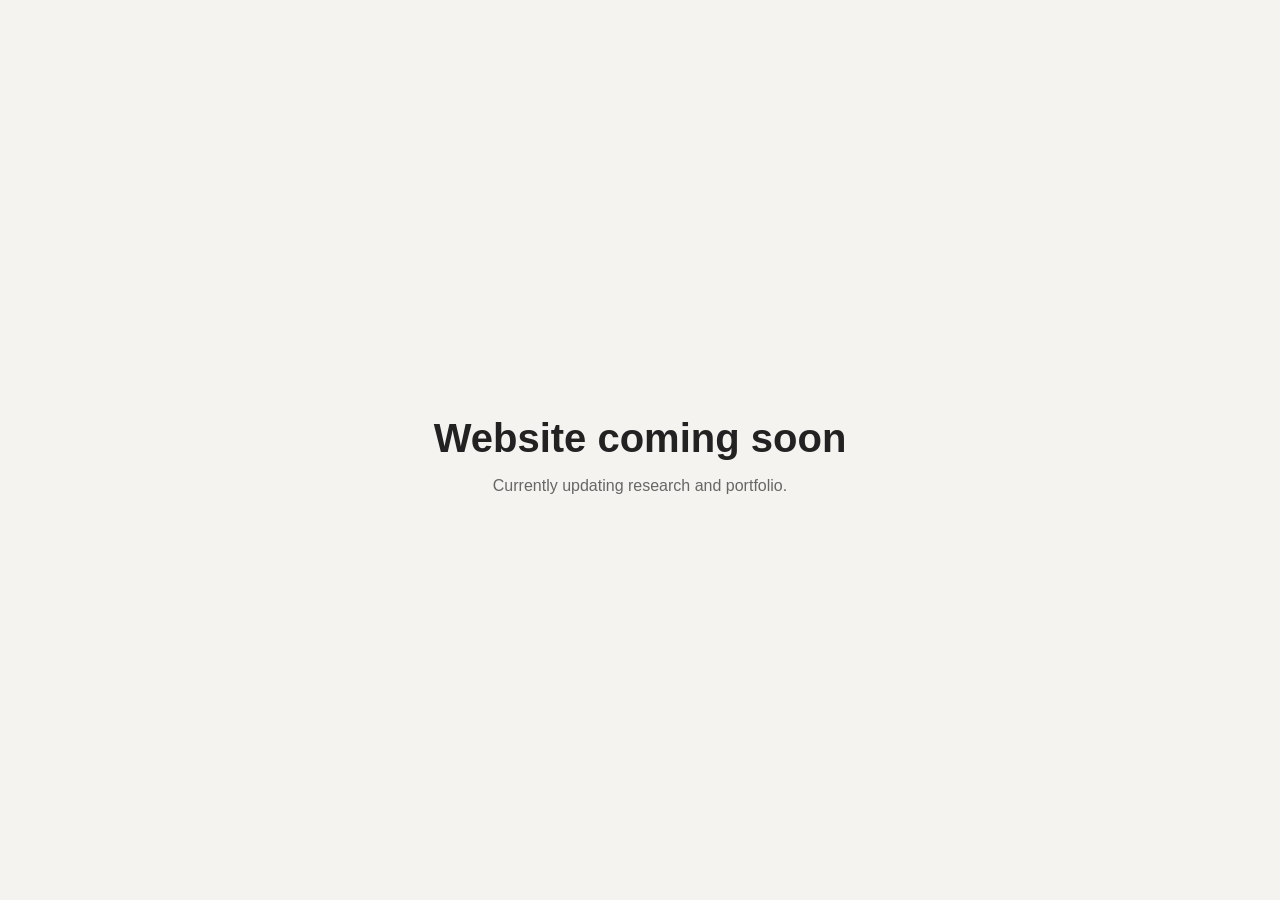
<file: old/index_old.html>
<!DOCTYPE html>
<html>
<head>
  <title>Aya Awwad</title>
  <style>
    body {
      font-family: Arial, sans-serif;
      background: #f5f3ef;
      display: flex;
      justify-content: center;
      align-items: center;
      height: 100vh;
      margin: 0;
      color: #222;
    }

    .box {
      text-align: center;
    }

    h1 {
      font-size: 2.5rem;
      margin-bottom: 10px;
    }

    p {
      color: #666;
    }
  </style>
</head>

<body>
  <div class="box">
    <h1>Website coming soon</h1>
    <p>Currently updating research and portfolio.</p>
  </div>
</body>
</html>
</file>
<file: style.css>
/* =========================================================
   GLOBAL
========================================================= */

body {
    margin: 0;
    background-color: #f5f3ef;
    color: #111111;
    font-family: 'Inter', sans-serif;
  }
  
  .page {
    max-width: 760px;
    margin: 0 auto;
    padding: 105px 40px 30px 40px;
    box-sizing: border-box;
    animation: pageFadeUp 0.9s ease both;
  }
  
  @keyframes pageFadeUp {
    from {
      opacity: 0;
      transform: translateY(18px);
    }
  
    to {
      opacity: 1;
      transform: translateY(0);
    }
  }
  
  
  /* =========================================================
     INDEX HERO
  ========================================================= */
  
  .hero-container {
    display: flex;
    align-items: flex-start;
    justify-content: flex-start;
    gap: 22px;
    margin-bottom: 38px;
  }
  
  .hero-text {
    max-width: 520px;
  }
  
  h1 {
    font-size: 4rem;
    line-height: 0.95;
    margin: 0 0 14px 0;
    font-weight: 700;
    letter-spacing: -3px;
  }
  
  .intro {
    font-size: 1.18rem;
    line-height: 1.6;
    color: #333333;
    margin: 0;
  }
  
  .hero-image img {
    width: 132px;
    height: 132px;
    object-fit: cover;
    object-position: center 12%;
    border-radius: 50%;
  }
  
  
  /* =========================================================
     SECTION TITLES
  ========================================================= */
  
  .about-section h2,
  .education-section h2,
  .employment-section h2,
  .skills-section h2 {
    font-size: 1.25rem;
    margin: 0 0 8px 0;
    font-weight: 700;
    letter-spacing: -0.4px;
  }
  
  
  /* =========================================================
     ABOUT
  ========================================================= */
  
  .about-section {
    max-width: 700px;
  }
  
  .about-section p {
    font-size: 0.88rem;
    line-height: 1.65;
    color: #4b4b4b;
    margin: 0 0 14px 0;
  }
  
  
  /* =========================================================
     EDUCATION
  ========================================================= */
  
  .education-section {
    max-width: 820px;
    margin-top: 54px;
  }
  
  .education-item {
    margin-bottom: 22px;
  }
  
  .education-item img {
    width: 50px;
    height: 50px;
    object-fit: contain;
    border-radius: 50%;
    background: #ffffff;
    border: 1px solid rgba(0, 0, 0, 0.08);
    padding: 5px;
  }
  
  .education-text h3 {
    font-size: 0.98rem;
    margin: 0 0 2px 0;
    font-weight: 700;
  }
  
  .education-text p {
    font-size: 0.98rem;
    margin: 0;
    color: #333333;
    line-height: 1.5;
  }
  
  .education-year {
    font-size: 0.94rem;
    color: #777777;
    white-space: nowrap;
  }
  
  
  /* =========================================================
     EMPLOYMENT
  ========================================================= */
  
  .employment-section {
    max-width: 760px;
    margin-top: 54px;
  }
  
  .employment-item {
    margin-bottom: 24px;
  }
  
  .employment-item img {
    width: 50px;
    height: 50px;
    object-fit: contain;
    border-radius: 50%;
    background: #ffffff;
    border: 1px solid rgba(0, 0, 0, 0.08);
    padding: 5px;
  }
  
  .employment-text h3 {
    font-size: 0.98rem;
    margin: 0 0 2px 0;
    font-weight: 700;
  }
  
  .employment-text p {
    font-size: 0.98rem;
    margin: 0;
    color: #333333;
    line-height: 1.5;
  }
  
  .employment-year {
    font-size: 0.94rem;
    color: #777777;
    white-space: nowrap;
  }
  
  
  /* =========================================================
     EXPANDABLE ITEMS
  ========================================================= */
  
  .expandable-item {
    display: block;
  }
  
  .expandable-item summary {
    display: grid;
    grid-template-columns: 56px 1fr auto;
    align-items: center;
    gap: 16px;
    cursor: pointer;
    list-style: none;
    position: relative;
  }
  
  .expandable-item summary::-webkit-details-marker {
    display: none;
  }
  
  .expandable-item summary::after {
    display: none;
  }
  
  .expandable-item .education-text h3::after,
  .expandable-item .employment-text h3::after {
    content: "›";
    display: inline-block;
    margin-left: 6px;
    opacity: 0;
    transform: translateX(-4px);
    color: #777777;
    transition:
      opacity 0.18s ease,
      transform 0.18s ease;
  }
  
  .expandable-item summary:hover .education-text h3::after,
  .expandable-item summary:hover .employment-text h3::after {
    opacity: 1;
    transform: translateX(0);
  }
  
  .expandable-item[open] .education-text h3::after,
  .expandable-item[open] .employment-text h3::after {
    opacity: 1;
    transform: rotate(90deg);
  }
  
  .item-details {
    margin-left: 72px;
    margin-top: 8px;
    margin-bottom: 16px;
    max-width: 560px;
  }
  
  .item-details p {
    font-size: 0.88rem;
    line-height: 1.65;
    color: #777777;
    margin: 0;
  }
  
  
  /* =========================================================
     SKILLS
  ========================================================= */
  
  .skills-section {
    max-width: 760px;
    margin-top: 54px;
  }
  
  .skills-grid {
    display: flex;
    flex-wrap: wrap;
    gap: 8px;
  }
  
  .skill-pill {
    background: #8C9379;
    color: #f5f3ef;
    padding: 6px 10px;
    border-radius: 10px;
    font-size: 0.72rem;
    font-weight: 600;
    transition:
      transform 0.18s ease,
      opacity 0.18s ease;
  }
  
  .skill-pill:hover {
    transform: translateY(-2px);
  }
  
  /* =========================================================
   RESEARCH CTA
========================================================= */

.research-cta a {
    display: inline-flex;
    align-items: center;
    gap: 8px;
    margin-top: 36px;
    padding: 10px 18px;
  
    background: #4D6A68  /*#2C5451*/;
    color: #f8f5f1;
  
    text-decoration: none;
    font-size: 0.88rem;
    font-weight: 600;
  
    border-radius: 14px;
  
    transition:
      transform 0.18s ease,
      opacity 0.18s ease,
      box-shadow 0.18s ease;
  }
  
  .research-cta a:hover {
    transform: translateY(-2px);
    opacity: 0.92;
    box-shadow: 0 10px 22px rgba(159, 75, 52, 0.18);
  }
  
  /* =========================================================
     NAVBAR
  ========================================================= */
  
  .top-nav {
    position: fixed;
    top: 18px;
    left: 50%;
    transform: translateX(-50%);
    display: flex;
    align-items: center;
    gap: 10px;
    padding: 8px 14px;
    background: rgba(255, 255, 255, 0.75);
    backdrop-filter: blur(14px);
    -webkit-backdrop-filter: blur(14px);
    border: 1px solid rgba(0, 0, 0, 0.08);
    border-radius: 999px;
    box-shadow: 0 8px 30px rgba(0, 0, 0, 0.08);
    z-index: 1000;
  }
  
  .top-nav::after {
    content: "";
    position: absolute;
    left: 58px;
    top: 50%;
    transform: translateY(-50%);
    width: 1px;
    height: 22px;
    background: rgba(0, 0, 0, 0.12);
  }
  
  .top-nav a,
  .theme-toggle {
    position: relative;
    display: flex;
    align-items: center;
    justify-content: center;
    width: 34px;
    height: 34px;
    color: #111111;
    background: transparent;
    border: none;
    text-decoration: none;
    font-size: 1rem;
    border-radius: 999px;
    cursor: pointer;
    transition:
      transform 0.18s ease,
      background 0.18s ease,
      opacity 0.18s ease;
  }
  
  .top-nav i {
    font-size: 1rem;
  }
  
  .top-nav a:hover,
  .theme-toggle:hover {
    background: rgba(0, 0, 0, 0.06);
    transform: scale(1.18) translateY(-3px);
  }
  
  .top-nav a::after,
  .theme-toggle::after {
    content: attr(data-label);
    position: absolute;
    top: 44px;
    left: 50%;
    transform: translateX(-50%) translateY(-4px);
    background: #111111;
    color: white;
    font-size: 0.7rem;
    font-weight: 500;
    white-space: nowrap;
    padding: 6px 8px;
    border-radius: 8px;
    opacity: 0;
    pointer-events: none;
    transition:
      opacity 0.15s ease,
      transform 0.15s ease;
  }
  
  .top-nav a:hover::after,
  .theme-toggle:hover::after {
    opacity: 1;
    transform: translateX(-50%) translateY(0);
  }
  
  
  /* =========================================================
     DARK MODE
  ========================================================= */
  
  .dark-mode {
    background-color: #111111;
    color: #f5f3ef;
  }
  
  .dark-mode .intro,
  .dark-mode .about-section p,
  .dark-mode .education-text p,
  .dark-mode .employment-text p,
  .dark-mode .item-details p {
    color: #d1d1d1;
  }
  
  .dark-mode .education-year,
  .dark-mode .employment-year {
    color: #a9a9a9;
  }
  
  .dark-mode .education-item img,
  .dark-mode .employment-item img {
    background: #f5f3ef;
  }
  
  .dark-mode .skill-pill {
    background: #f5f3ef;
    color: #111111;
  }
  
  .dark-mode .top-nav {
    background: rgba(30, 30, 30, 0.75);
    border: 1px solid rgba(255, 255, 255, 0.12);
  }
  
  .dark-mode .top-nav::after {
    background: rgba(255, 255, 255, 0.18);
  }
  
  .dark-mode .top-nav a,
  .dark-mode .theme-toggle {
    color: #f5f3ef;
  }
  
  .dark-mode .top-nav a:hover,
  .dark-mode .theme-toggle:hover {
    background: rgba(255, 255, 255, 0.1);
  }
  
  
  /* =========================================================
     RESEARCH LANDING PAGE
     (research.html)
  ========================================================= */
  
  .page.research-landing-page {
    max-width: 760px;
    padding: 105px 40px 30px 40px;
  }
  
  .research-landing-page .research-hero {
    margin-bottom: 48px;
  }
  
  .research-landing-page .eyebrow {
    font-size: 0.72rem;
    text-transform: uppercase;
    letter-spacing: 0.18em;
    color: #777777;
    margin: 0 0 18px 0;
    font-weight: 700;
  }
  
  /* SMALLER TITLE */
  
  .research-landing-page .research-hero h1 {
    font-size: 3rem;
    line-height: 0.96;
    letter-spacing: -2.4px;
    max-width: 760px;
    margin: 0 0 14px 0;
  }
  
  .research-landing-page .research-intro {
    max-width: 700px;
    font-size: 1.05rem;
    line-height: 1.7;
    color: #3d3d3d;
    margin: 0;
  }
  
  
  /* =========================================================
     RESEARCH CARDS
  ========================================================= */
  
  .research-card-grid {
    display: grid;
    grid-template-columns: 1fr 1fr;
    gap: 22px;
    margin-top: 34px;
  }
  
  .research-image-card {
    position: relative;
    display: block;
    overflow: hidden;
    min-height: 190px;
    border-radius: 24px;
    color: inherit;
    text-decoration: none;
    border: 1px solid rgba(0, 0, 0, 0.08);
    transition:
      transform 0.18s ease,
      box-shadow 0.18s ease;
  }
  
  .research-image-card:hover {
    transform: translateY(-4px);
    box-shadow: 0 14px 34px rgba(0, 0, 0, 0.08);
  }
  
  .research-image-card img {
    position: absolute;
    inset: 0;
    width: 100%;
    height: 100%;
    object-fit: cover;
    display: block;
  }
  
  .research-card-text {
    position: relative;
    z-index: 2;
    min-height: 190px;
    display: flex;
    flex-direction: column;
    justify-content: flex-start;
    padding: 24px 26px;
  
    background:
    linear-gradient(
      to right,
      rgba(245, 243, 239, 0.97) 0%,
      rgba(245, 243, 239, 0.93) 46%,
      rgba(245, 243, 239, 0.68) 72%,
      rgba(245, 243, 239, 0.38) 88%,
      rgba(245, 243, 239, 0.18) 100%
    );
  }
  
  .research-card-text h2 {
    font-size: 1.45rem;
    line-height: 1.08;
    letter-spacing: -0.7px;
    margin: 0 0 12px 0;
    max-width: 360px;
  }
  
  .research-card-text p {
    font-size: 0.86rem;
    line-height: 1.58;
    color: #3f3f3f;
    max-width: 190px;
    margin: 0 0 20px 0;
  }
  
  .research-card-text span {
    margin-top: auto;
    width: fit-content;
    padding: 8px 12px;
    border-radius: 999px;
    background:   rgba(80, 45, 25, 0.78);
    color: #f5f3ef;
    font-size: 0.76rem;
    font-weight: 700;
  }
  
  
  /* =========================================================
     RESEARCH THEME PAGES
     (Carbamylation / HIV)
  ========================================================= */
  
  .page.research-page:not(.research-landing-page) {
    max-width: 980px;
  }
  
  .research-breadcrumb {
    display: flex;
    align-items: center;
    gap: 10px;
    margin-bottom: 26px;
    font-size: 0.8rem;
    color: #777777;
  }
  
  .research-breadcrumb a {
    color: inherit;
    text-decoration: none;
  }
  
  .research-breadcrumb p {
    margin: 0;
  }
  
  .research-page:not(.research-landing-page) .research-hero {
    margin-bottom: 54px;
  }
  
  .research-page:not(.research-landing-page) .eyebrow {
    font-size: 0.72rem;
    text-transform: uppercase;
    letter-spacing: 0.18em;
    color: #777777;
    margin: 0 0 18px 0;
    font-weight: 700;
  }
  
  /* SMALLER TITLES */
  
  .research-page:not(.research-landing-page) .research-hero h1 {
    font-size: 3rem;
    line-height: 0.96;
    letter-spacing: -2.4px;
    max-width: 760px;
    margin: 0 0 14px 0;
  }
  
  .research-page:not(.research-landing-page) .research-intro {
    max-width: 720px;
    font-size: 1.05rem;
    line-height: 1.7;
    color: #3d3d3d;
    margin: 0;
  }
  
  

  /* =========================================================
   PUBLICATION CARDS
========================================================= */

.publication-section-intro {
    margin-bottom: 28px;
  }
  
  .publication-section-intro h2 {
    font-size: 1.15rem;
    margin: 0 0 8px 0;
  }
  
  .publication-section-intro p {
    font-size: 0.88rem;
    line-height: 1.65;
    color: #666666;
    margin: 0;
  }
  
  .publication-list {
    display: grid;
    gap: 18px;
  }
  
  .publication-card {
    background: rgba(255, 255, 255, 0.55);
    border: 1px solid rgba(0, 0, 0, 0.08);
    border-radius: 20px;
    padding: 24px;
  
    transition:
      transform 0.18s ease,
      box-shadow 0.18s ease,
      background 0.18s ease;
  }
  
  .publication-card:hover {
    transform: translateY(-3px);
    box-shadow: 0 12px 28px rgba(0, 0, 0, 0.08);
    background: rgba(255, 255, 255, 0.78);
  }
  
  .featured-publication {
    display: grid;
    grid-template-columns: 72px 1fr;
    gap: 22px;
  }
  
  .pub-image {
    width: 72px;
    height: 72px;
    border-radius: 18px;
    overflow: hidden;
    background: #ebe6df;
    border: 1px solid rgba(0, 0, 0, 0.06);
    flex-shrink: 0;
  }
  
  .pub-image img {
    width: 100%;
    height: 100%;
    object-fit: cover;
    display: block;
    transition: transform 0.35s ease;
  }
  
  .publication-card:hover .pub-image img {
    transform: scale(1.04);
  }
  
  .pub-type {
    font-size: 0.68rem;
    text-transform: uppercase;
    letter-spacing: 0.14em;
    color: #9a6b54;
    font-weight: 700;
    margin: 0 0 8px 0;
  }
  
  .publication-card h3 {
    font-size: 1rem;
    line-height: 1.35;
    margin: 0 0 8px 0;
    letter-spacing: -0.2px;
  }
  
  .pub-meta {
    font-size: 0.82rem;
    color: #8a6b5b;
    margin: 0 0 12px 0;
  }
  
  .publication-card p {
    font-size: 0.88rem;
    line-height: 1.65;
    color: #4b4b4b;
    margin: 0;
  }
  
  .why-matters {
    margin-top: 16px;
    padding: 14px 16px;
    border-radius: 14px;
    background: rgba(154, 107, 84, 0.08);
  }
  
  .why-matters strong {
    display: block;
    font-size: 0.78rem;
    margin-bottom: 6px;
    color: #111111;
  }
  
  .why-matters p {
    font-size: 0.82rem;
    color: #555555;
    margin: 0;
  }
  
  .pub-links {
    display: flex;
    gap: 14px;
    margin-top: 16px;
  }
  
  .pub-links a {
    font-size: 0.78rem;
    color: #8C9379;
    text-decoration: none;
    border-bottom: 1px solid rgba(0, 0, 0, 0.35);
    padding-bottom: 2px;
  }
  
  .pub-links a:hover {
    opacity: 0.65;
  }
  
  /* =========================================================
   BACK TO RESEARCH LINK
========================================================= */

.research-back-link {
    margin-top: 42px;
  }
  
  .research-back-link a {
    display: inline-flex;
    align-items: center;
    gap: 8px;
  
    font-size: 0.9rem;
    font-weight: 500;
  
    color: #7d5b49;
    text-decoration: none;
  
    border-bottom: 1px solid rgba(125, 91, 73, 0.28);
    padding-bottom: 2px;
  
    transition:
      opacity 0.18s ease,
      transform 0.18s ease;
  }
  
  .research-back-link a:hover {
    opacity: 0.68;
    transform: translateX(-2px);
  }
  /* =========================================================
     MOBILE
  ========================================================= */
  
  @media (max-width: 768px) {
  
    .page,
    .page.research-landing-page,
    .page.research-page {
      max-width: 100%;
      padding: 90px 24px 90px 24px;
    }
  
    .hero-container {
      flex-direction: column-reverse;
      gap: 24px;
      margin-bottom: 42px;
    }
  
    h1 {
      font-size: 3.2rem;
      letter-spacing: -2px;
    }
  
    .research-landing-page .research-hero h1,
    .research-page:not(.research-landing-page) .research-hero h1 {
      font-size: 2.2rem;
      letter-spacing: -1.5px;
    }
  
    .research-card-grid {
      grid-template-columns: 1fr;
    }
  
    .featured-publication {
      grid-template-columns: 1fr;
    }
  
  }
/* =========================================================
   BOTTOM LINKS
========================================================= */

.bottom-links {
    margin-top: 28px;
    padding-top: 24px;
    padding-bottom: 42px;
  
    border-top: 1px solid rgba(0, 0, 0, 0.10);
  
    max-width: 760px;
    margin-left: auto;
    margin-right: auto;
  
    display: flex;
    justify-content: center;
    align-items: center;
    gap: 14px;
  
    font-size: 0.95rem;
    color: #6b6b6b;
  }
  
  .bottom-links a {
    color: inherit;
    text-decoration: none;
    transition: opacity 0.18s ease;
  }
  
  .bottom-links a:hover {
    opacity: 0.6;
  }
  
  .bottom-links span {
    opacity: 0.35;
  }

/* =========================================================
   RESEARCH PAGE FOOTER
========================================================= */

.research-footer {
    margin-top: 20px;
  
    padding-top: 22px;
    padding-bottom: 10px;
  
    border-top: 1px solid rgba(0, 0, 0, 0.08);
  
    max-width: 760px;
    margin-left: auto;
    margin-right: auto;
  
    display: flex;
    justify-content: center;
    align-items: center;
  }
  
  .research-footer a {
    color: #6f6f6f;
    text-decoration: none;
  
    font-size: 0.92rem;
    font-weight: 500;
  
    transition: opacity 0.18s ease;
  }
  
  .research-footer a:hover {
    opacity: 0.6;
  }
</file>
